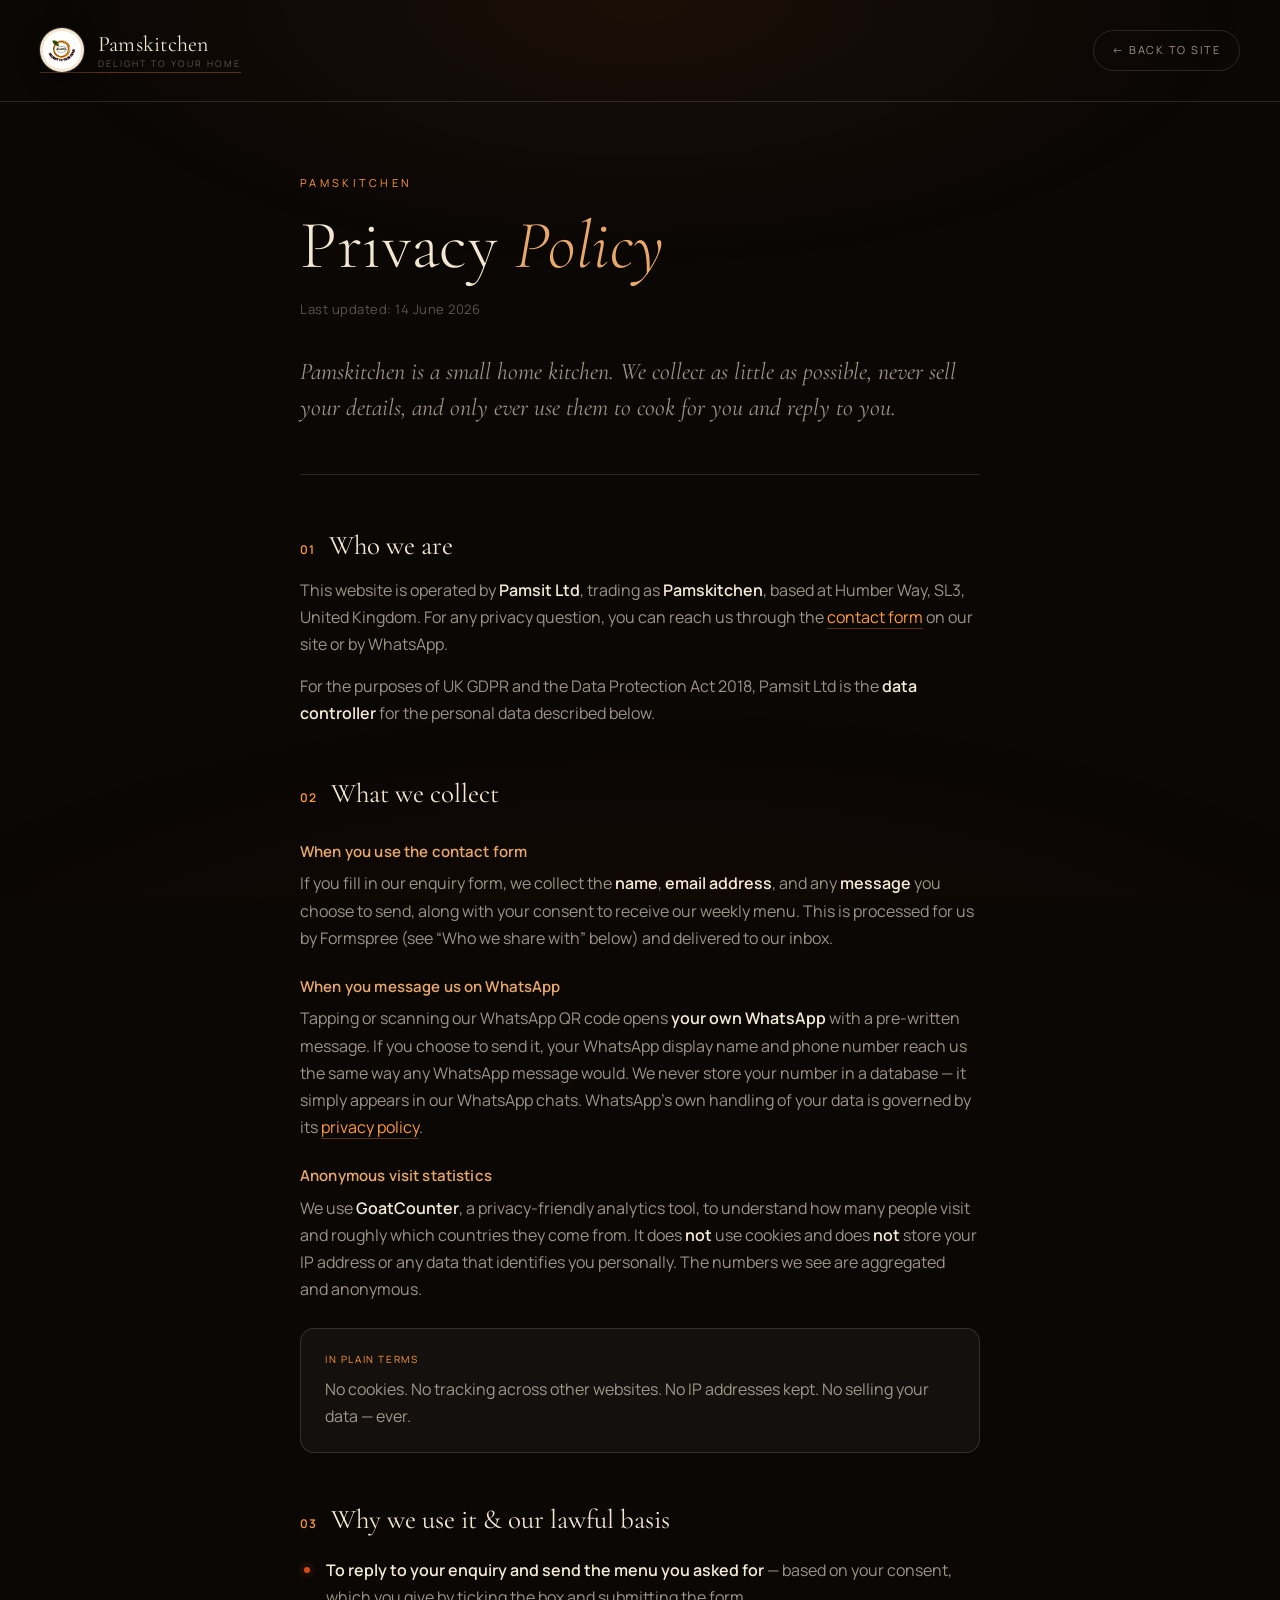
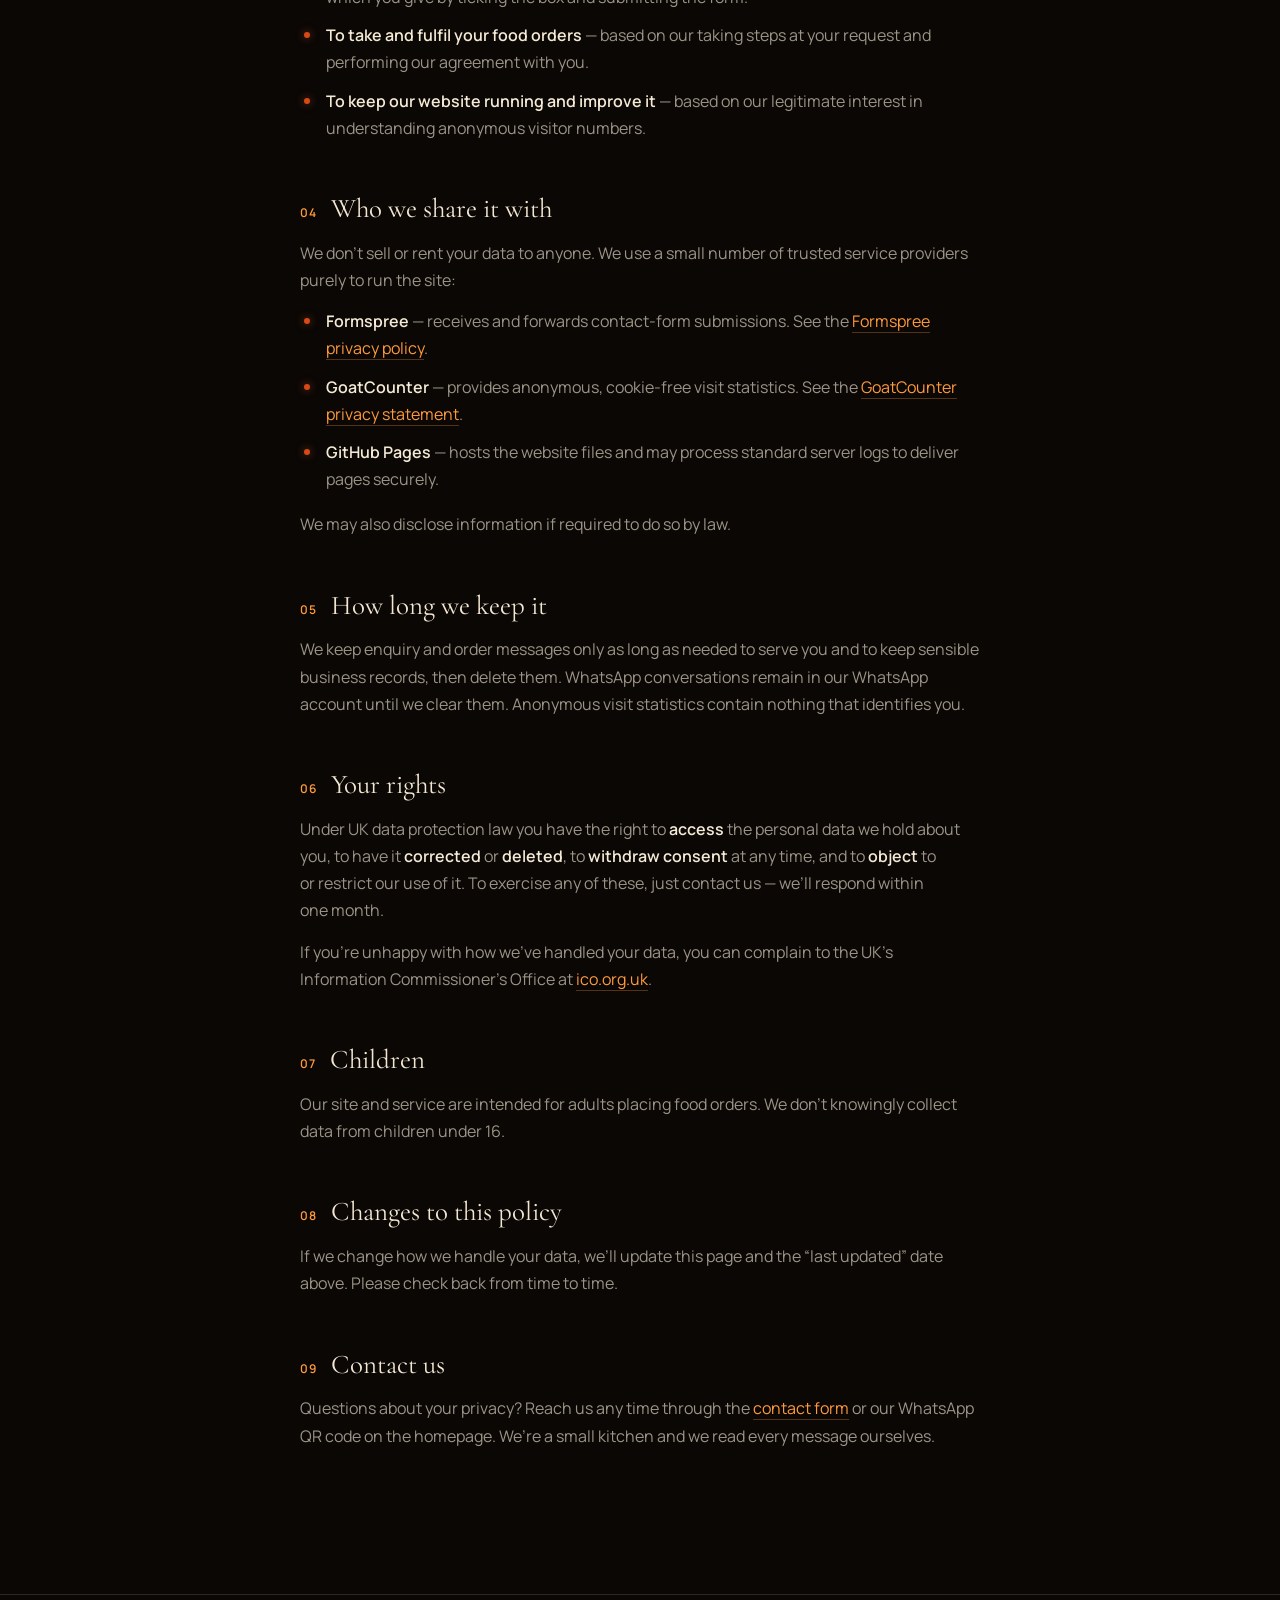
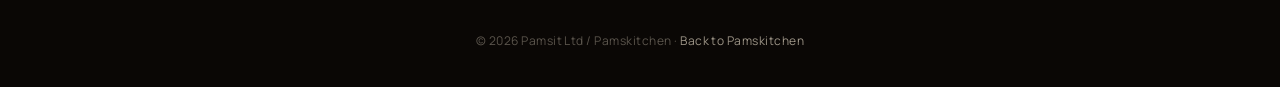
<file: privacy.html>
<!doctype html>
<html lang="en">
<head>
<meta charset="utf-8" />
<meta name="viewport" content="width=device-width,initial-scale=1" />
<title>Privacy Policy — Pamskitchen</title>
<meta name="description" content="How Pamskitchen collects, uses, and protects your personal data." />
<link rel="preconnect" href="https://fonts.googleapis.com">
<link rel="preconnect" href="https://fonts.gstatic.com" crossorigin>
<link href="https://fonts.googleapis.com/css2?family=Cormorant+Garamond:ital,wght@0,300;0,400;0,500;1,300;1,400&family=Manrope:wght@300;400;500;600&display=swap" rel="stylesheet">
<style>
:root{
  --bg:#0a0705; --bg-warm:#14100c;
  --ember-1:#ff7a2e; --ember-2:#d94915; --ember-3:#ff9a3c;
  --amber:#e8a86b; --cream:#f3e7d2; --ink:#f5ead5;
  --ink-soft:rgba(245,234,213,.62); --ink-faint:rgba(245,234,213,.34);
  --rule:rgba(245,234,213,.14);
}
*{margin:0;padding:0;box-sizing:border-box;}
html{scroll-behavior:smooth;}
body{
  background:var(--bg);
  color:var(--ink);
  font:400 16px/1.7 "Manrope",ui-sans-serif,system-ui,sans-serif;
  -webkit-font-smoothing:antialiased;
  min-height:100vh;
}
.atmosphere{position:fixed;inset:0;z-index:0;pointer-events:none;overflow:hidden;}
.atm-base{position:absolute;inset:0;
  background:
    radial-gradient(ellipse 80% 50% at 50% 0%, rgba(255,122,46,.07), transparent 60%),
    radial-gradient(ellipse 100% 60% at 50% 120%, rgba(217,73,21,.06), transparent 70%);
}

/* Top bar */
.topbar{
  position:relative;z-index:2;
  display:flex;align-items:center;justify-content:space-between;
  padding:28px 40px;border-bottom:1px solid var(--rule);
}
.brand{display:flex;align-items:center;gap:14px;text-decoration:none;}
.brand img{width:44px;height:44px;border-radius:50%;background:var(--cream);padding:3px;object-fit:contain;
  box-shadow:0 8px 24px rgba(0,0,0,.4),0 0 0 1px rgba(245,234,213,.18);}
.brand .wm{font-family:"Cormorant Garamond",serif;font-size:22px;letter-spacing:.01em;color:var(--cream);line-height:1;}
.brand .wm small{display:block;font-family:"Manrope",sans-serif;font-size:9px;letter-spacing:.22em;
  text-transform:uppercase;color:var(--ink-faint);margin-top:4px;}
.back-link{
  font-size:11px;letter-spacing:.16em;text-transform:uppercase;color:var(--ink-soft);
  text-decoration:none;display:inline-flex;align-items:center;gap:8px;
  padding:10px 18px;border:1px solid var(--rule);border-radius:100px;transition:border-color .25s,color .25s;
}
.back-link:hover{border-color:rgba(255,154,60,.4);color:var(--cream);}

/* Document */
.doc{position:relative;z-index:1;max-width:760px;margin:0 auto;padding:72px 40px 100px;}
.eyebrow{font-size:11px;letter-spacing:.3em;text-transform:uppercase;color:var(--ember-3);margin-bottom:18px;}
h1{
  font-family:"Cormorant Garamond",serif;font-weight:300;
  font-size:clamp(40px,7vw,68px);line-height:1.02;letter-spacing:.01em;color:var(--cream);
  margin-bottom:18px;
}
h1 em{font-style:italic;color:var(--amber);}
.updated{font-size:13px;color:var(--ink-faint);letter-spacing:.04em;margin-bottom:8px;}
.intro{
  font-family:"Cormorant Garamond",serif;font-style:italic;
  font-size:clamp(19px,2.4vw,24px);line-height:1.5;color:var(--ink-soft);
  margin:34px 0 10px;text-wrap:pretty;
}
.rule{height:1px;background:var(--rule);margin:48px 0;}

section{margin-bottom:44px;}
h2{
  font-family:"Cormorant Garamond",serif;font-weight:400;
  font-size:27px;color:var(--cream);margin-bottom:8px;
  display:flex;align-items:baseline;gap:14px;
}
h2 .n{
  font-family:"Manrope",sans-serif;font-size:12px;font-weight:600;
  color:var(--ember-3);letter-spacing:.1em;
}
h3{font-size:15px;font-weight:600;color:var(--amber);margin:22px 0 6px;letter-spacing:.01em;}
p{color:var(--ink-soft);margin-bottom:14px;text-wrap:pretty;}
p strong{color:var(--ink);font-weight:600;}
a{color:var(--ember-3);text-decoration:none;border-bottom:1px solid rgba(255,154,60,.3);transition:border-color .2s;}
a:hover{border-color:var(--ember-3);}
ul{list-style:none;margin:14px 0 18px;display:flex;flex-direction:column;gap:11px;}
li{position:relative;padding-left:26px;color:var(--ink-soft);}
li::before{content:"";position:absolute;left:4px;top:10px;width:6px;height:6px;border-radius:50%;
  background:var(--ember-2);box-shadow:0 0 8px rgba(255,122,46,.5);}
li strong{color:var(--ink);font-weight:600;}

/* Callout */
.callout{
  background:rgba(245,234,213,.04);border:1px solid var(--rule);
  border-radius:14px;padding:22px 24px;margin:24px 0;
}
.callout p:last-child{margin-bottom:0;}
.callout .tag{font-size:10px;letter-spacing:.16em;text-transform:uppercase;color:var(--ember-3);
  display:block;margin-bottom:8px;}

/* Footer */
.foot{border-top:1px solid var(--rule);padding:36px 40px;text-align:center;position:relative;z-index:1;}
.foot p{font-size:12px;letter-spacing:.04em;color:var(--ink-faint);margin:0;}
.foot a{color:var(--ink-soft);border:none;}
</style>
</head>
<body>

<div class="atmosphere" aria-hidden="true"><div class="atm-base"></div></div>

<header class="topbar">
  <a class="brand" href="index.html">
    <img src="assets/logo.png" alt="Pamskitchen" />
    <span class="wm">Pamskitchen<small>Delight to your home</small></span>
  </a>
  <a class="back-link" href="index.html">← Back to site</a>
</header>

<main class="doc">
  <div class="eyebrow">Pamskitchen</div>
  <h1>Privacy <em>Policy</em></h1>
  <p class="updated">Last updated: 14 June 2026</p>

  <p class="intro">Pamskitchen is a small home kitchen. We collect as little as possible, never sell your details, and only ever use them to cook for you and reply to you.</p>

  <div class="rule"></div>

  <section>
    <h2><span class="n">01</span> Who we are</h2>
    <p>This website is operated by <strong>Pamsit Ltd</strong>, trading as <strong>Pamskitchen</strong>, based at Humber Way, SL3, United Kingdom. For any privacy question, you can reach us through the <a href="index.html#contact">contact form</a> on our site or by WhatsApp.</p>
    <p>For the purposes of UK GDPR and the Data Protection Act 2018, Pamsit Ltd is the <strong>data controller</strong> for the personal data described below.</p>
  </section>

  <section>
    <h2><span class="n">02</span> What we collect</h2>

    <h3>When you use the contact form</h3>
    <p>If you fill in our enquiry form, we collect the <strong>name</strong>, <strong>email address</strong>, and any <strong>message</strong> you choose to send, along with your consent to receive our weekly menu. This is processed for us by Formspree (see “Who we share with” below) and delivered to our inbox.</p>

    <h3>When you message us on WhatsApp</h3>
    <p>Tapping or scanning our WhatsApp QR code opens <strong>your own WhatsApp</strong> with a pre-written message. If you choose to send it, your WhatsApp display name and phone number reach us the same way any WhatsApp message would. We never store your number in a database — it simply appears in our WhatsApp chats. WhatsApp’s own handling of your data is governed by its <a href="https://www.whatsapp.com/legal/privacy-policy" target="_blank" rel="noopener">privacy policy</a>.</p>

    <h3>Anonymous visit statistics</h3>
    <p>We use <strong>GoatCounter</strong>, a privacy-friendly analytics tool, to understand how many people visit and roughly which countries they come from. It does <strong>not</strong> use cookies and does <strong>not</strong> store your IP address or any data that identifies you personally. The numbers we see are aggregated and anonymous.</p>

    <div class="callout">
      <span class="tag">In plain terms</span>
      <p>No cookies. No tracking across other websites. No IP addresses kept. No selling your data — ever.</p>
    </div>
  </section>

  <section>
    <h2><span class="n">03</span> Why we use it &amp; our lawful basis</h2>
    <ul>
      <li><strong>To reply to your enquiry and send the menu you asked for</strong> — based on your consent, which you give by ticking the box and submitting the form.</li>
      <li><strong>To take and fulfil your food orders</strong> — based on our taking steps at your request and performing our agreement with you.</li>
      <li><strong>To keep our website running and improve it</strong> — based on our legitimate interest in understanding anonymous visitor numbers.</li>
    </ul>
  </section>

  <section>
    <h2><span class="n">04</span> Who we share it with</h2>
    <p>We don’t sell or rent your data to anyone. We use a small number of trusted service providers purely to run the site:</p>
    <ul>
      <li><strong>Formspree</strong> — receives and forwards contact-form submissions. See the <a href="https://formspree.io/legal/privacy-policy" target="_blank" rel="noopener">Formspree privacy policy</a>.</li>
      <li><strong>GoatCounter</strong> — provides anonymous, cookie-free visit statistics. See the <a href="https://www.goatcounter.com/help/privacy" target="_blank" rel="noopener">GoatCounter privacy statement</a>.</li>
      <li><strong>GitHub Pages</strong> — hosts the website files and may process standard server logs to deliver pages securely.</li>
    </ul>
    <p>We may also disclose information if required to do so by law.</p>
  </section>

  <section>
    <h2><span class="n">05</span> How long we keep it</h2>
    <p>We keep enquiry and order messages only as long as needed to serve you and to keep sensible business records, then delete them. WhatsApp conversations remain in our WhatsApp account until we clear them. Anonymous visit statistics contain nothing that identifies you.</p>
  </section>

  <section>
    <h2><span class="n">06</span> Your rights</h2>
    <p>Under UK data protection law you have the right to <strong>access</strong> the personal data we hold about you, to have it <strong>corrected</strong> or <strong>deleted</strong>, to <strong>withdraw consent</strong> at any time, and to <strong>object</strong> to or restrict our use of it. To exercise any of these, just contact us — we’ll respond within one month.</p>
    <p>If you’re unhappy with how we’ve handled your data, you can complain to the UK’s Information Commissioner’s Office at <a href="https://ico.org.uk" target="_blank" rel="noopener">ico.org.uk</a>.</p>
  </section>

  <section>
    <h2><span class="n">07</span> Children</h2>
    <p>Our site and service are intended for adults placing food orders. We don’t knowingly collect data from children under 16.</p>
  </section>

  <section>
    <h2><span class="n">08</span> Changes to this policy</h2>
    <p>If we change how we handle your data, we’ll update this page and the “last updated” date above. Please check back from time to time.</p>
  </section>

  <section>
    <h2><span class="n">09</span> Contact us</h2>
    <p>Questions about your privacy? Reach us any time through the <a href="index.html#contact">contact form</a> or our WhatsApp QR code on the homepage. We’re a small kitchen and we read every message ourselves.</p>
  </section>
</main>

<footer class="foot">
  <p>© 2026 Pamsit Ltd / Pamskitchen · <a href="index.html">Back to Pamskitchen</a></p>
</footer>

</body>
</html>
</file>
